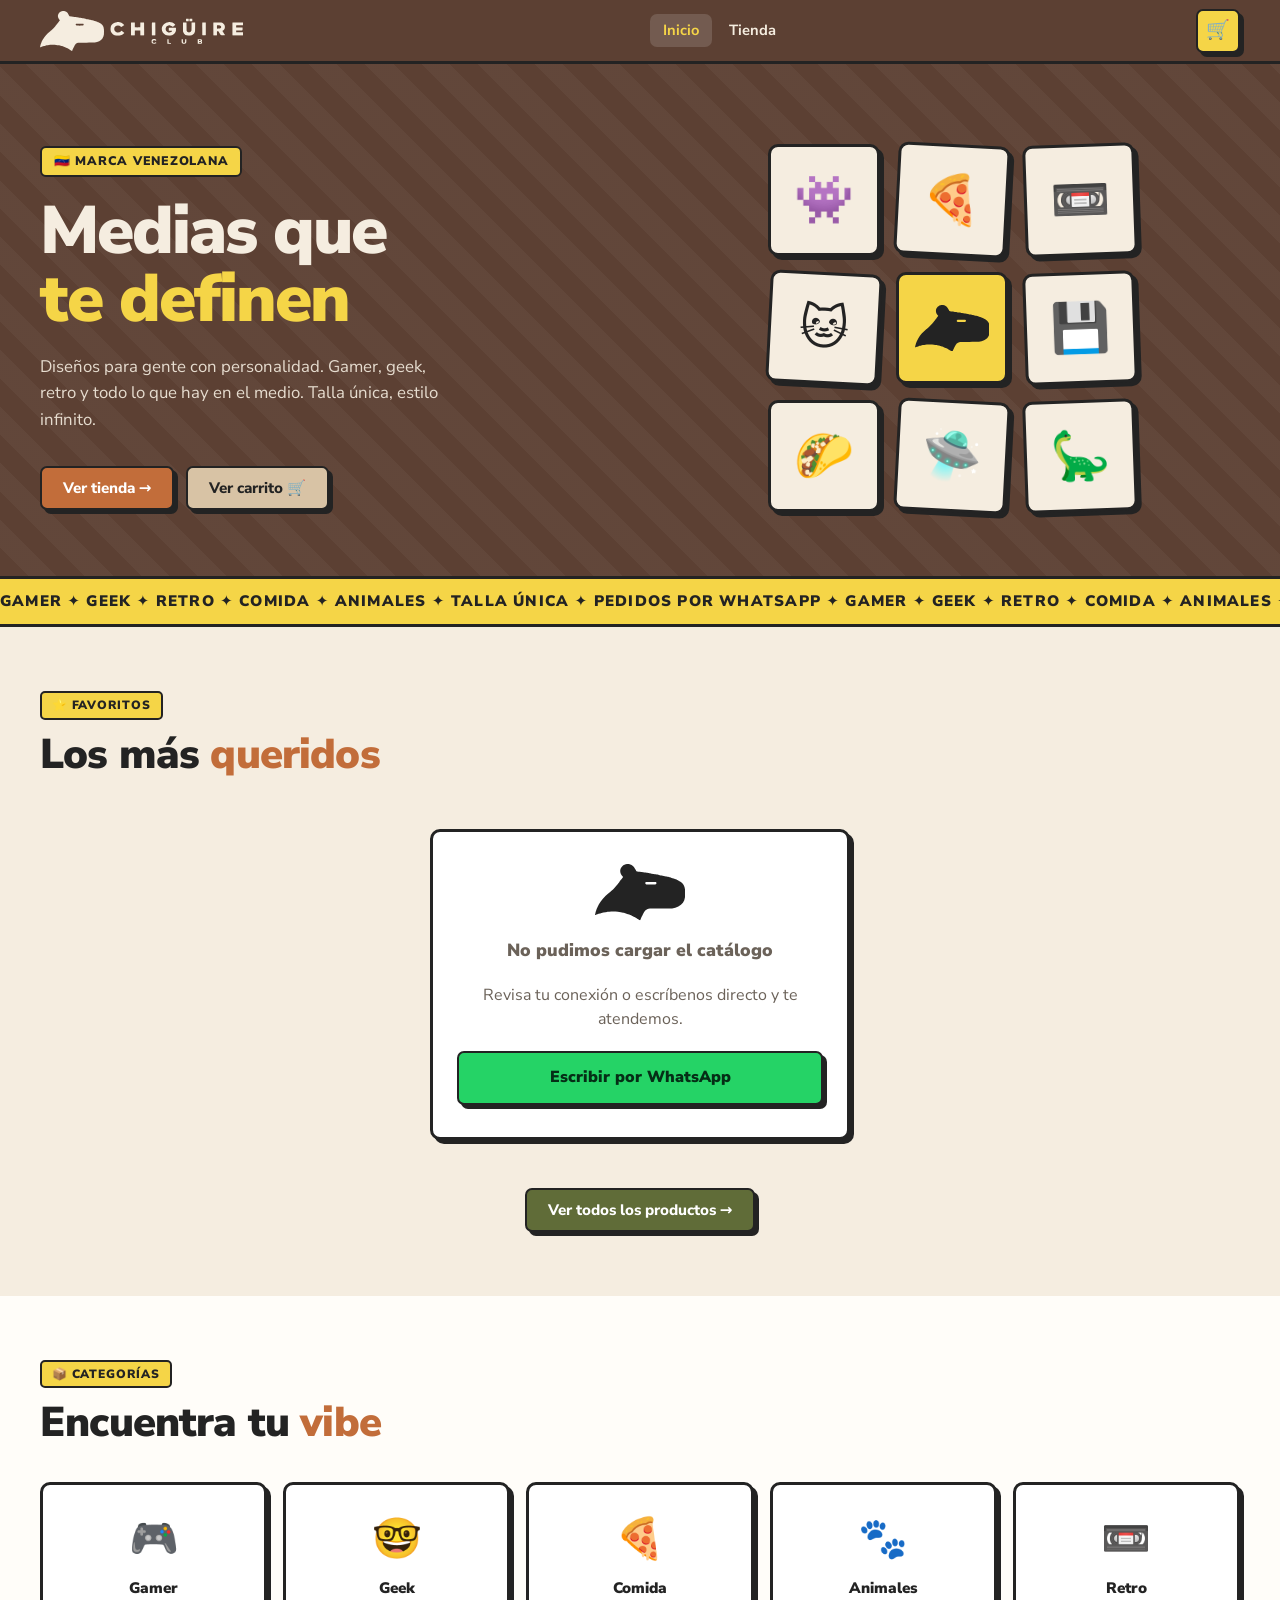
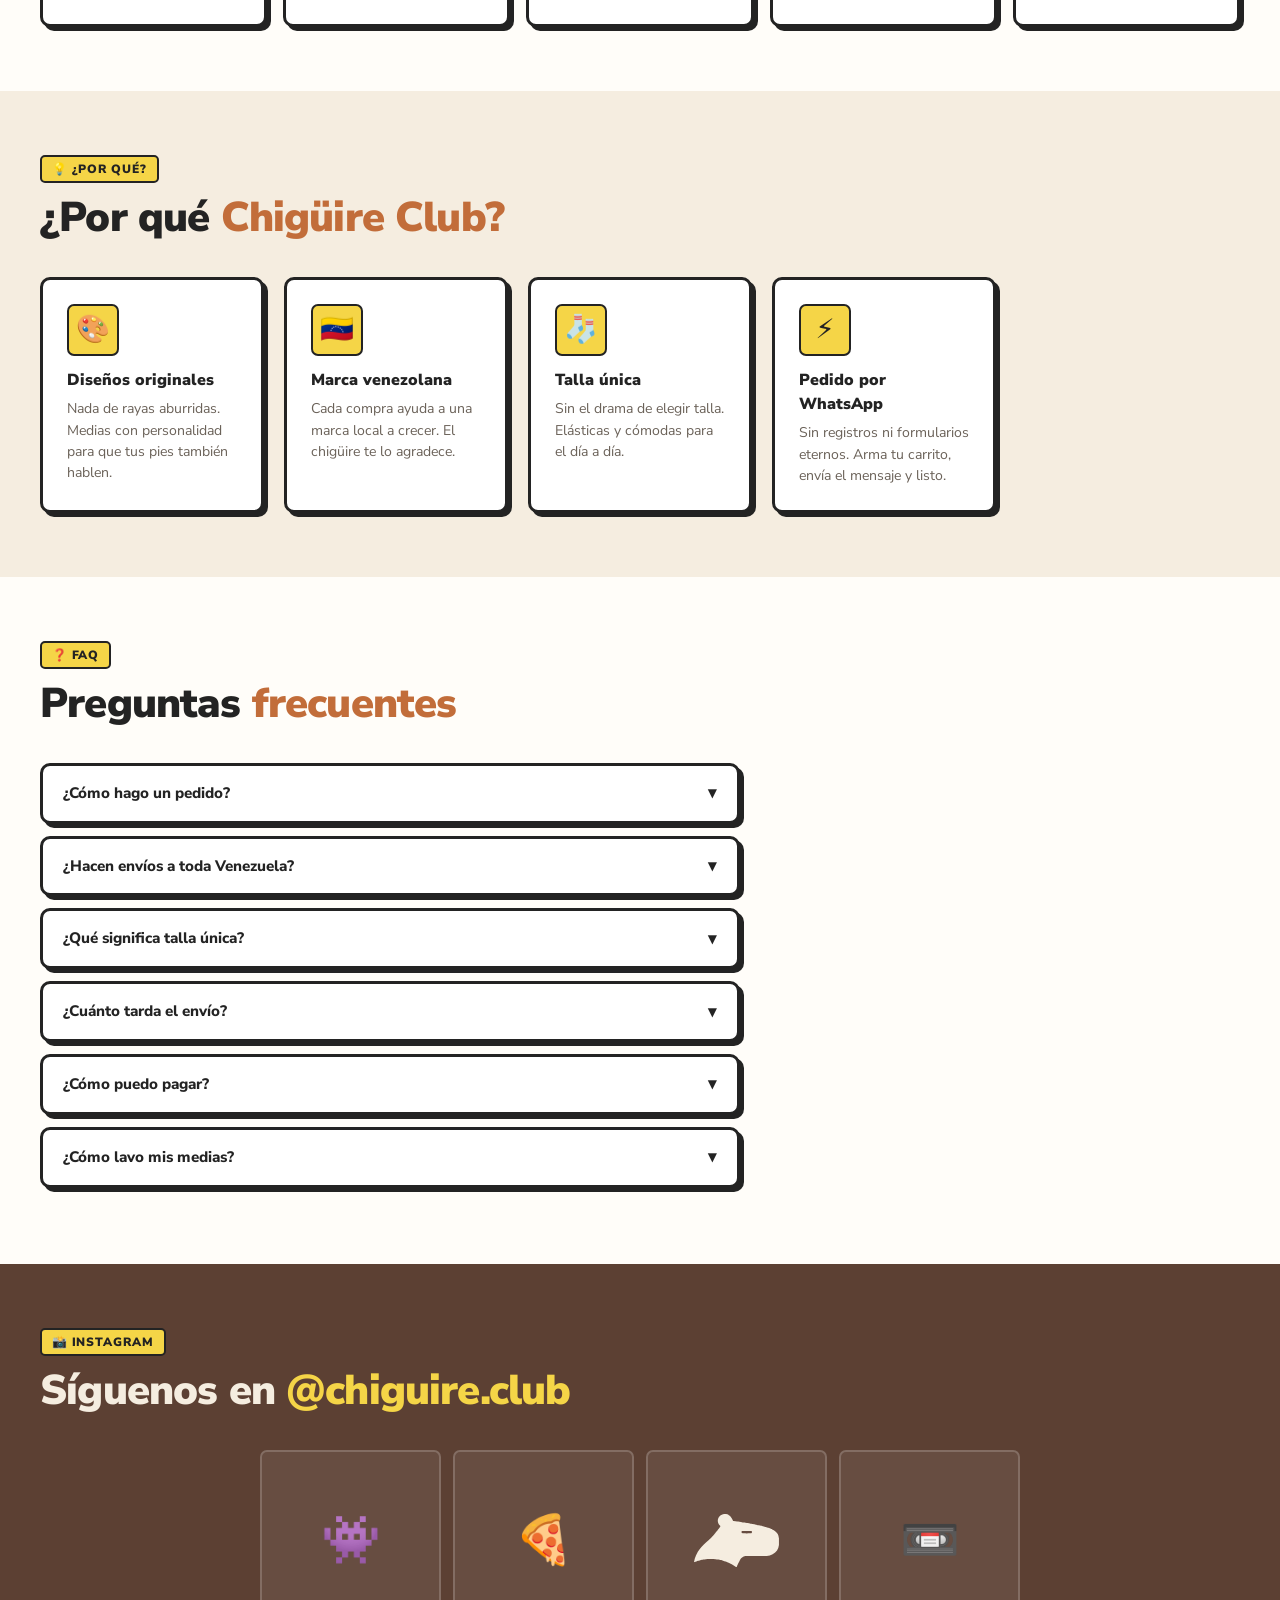
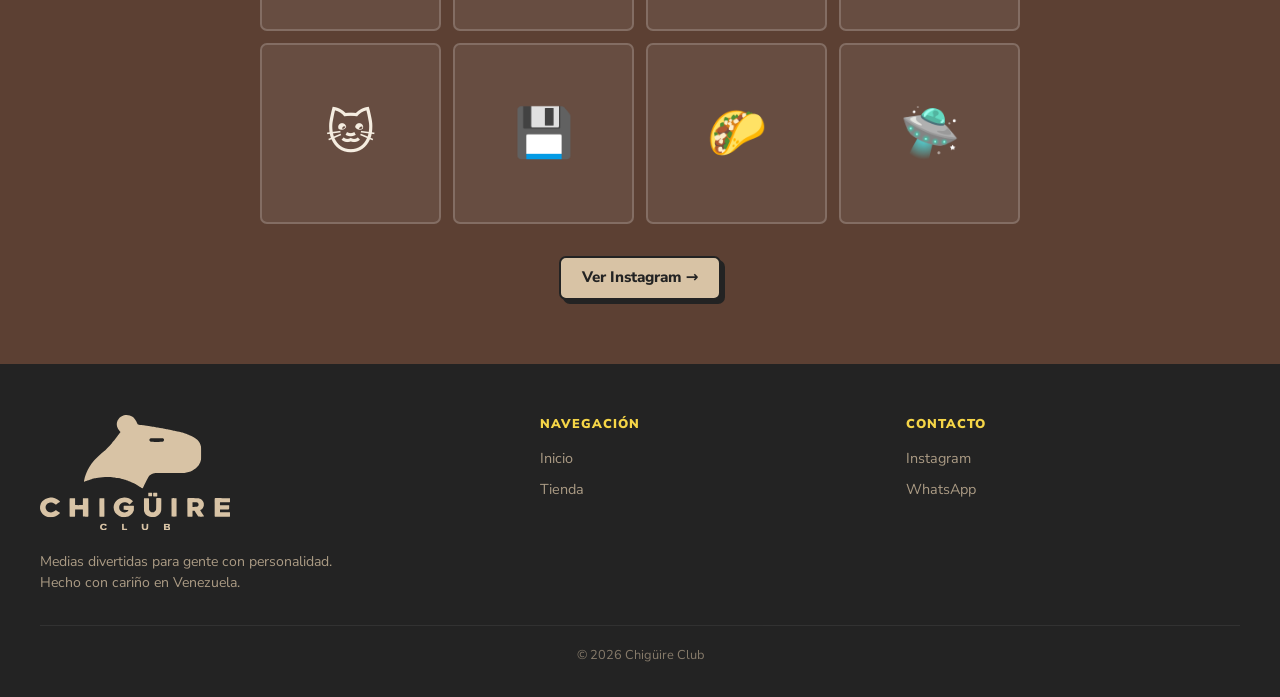
<file: index.html>
<!DOCTYPE html>
<html lang="es">
<head>
  <meta charset="UTF-8" />
  <meta name="viewport" content="width=device-width, initial-scale=1.0" />
  <title>Chigüire Club — Medias que te definen</title>
  <meta name="description" content="Medias divertidas para gente con personalidad: gamer, geek, retro, comida y animales. Pide fácil por WhatsApp." />
  <meta name="theme-color" content="#5C4033" />

  <!-- Vista previa al compartir el link en Instagram / WhatsApp.
       og:image necesita la URL COMPLETA de tu sitio (ver GUIA.md, paso 6). -->
  <meta property="og:title" content="Chigüire Club — Medias que te definen" />
  <meta property="og:description" content="Medias gamer, geek y retro. Pide por WhatsApp en segundos." />
  <meta property="og:type" content="website" />
  <meta property="og:image" content="https://TU-USUARIO.github.io/chiguire-club/images/og.jpg" />

  <link rel="icon" type="image/svg+xml" href="favicon.svg" />
  <link rel="apple-touch-icon" href="apple-touch-icon.png" />
  <link rel="preconnect" href="https://fonts.googleapis.com" />
  <link rel="preconnect" href="https://fonts.gstatic.com" crossorigin />
  <link rel="stylesheet" href="https://fonts.googleapis.com/css2?family=Nunito+Sans:wght@400;500;700;800;900&display=swap" />

  <!-- TEMA: cambia el href para elegir el diseño definitivo
       css/styles.css               → Original (cálido, marrón)
       css/styles-neobrutalism.css  → Web neobrutalism (estilo neobrutalism.dev) -->
  <link rel="stylesheet" href="css/styles.css" id="themeCss" />
  <script>
    // Para comparar sin editar nada: agrega ?tema=neo u ?tema=original a la URL
    (function () {
      var files = { neo: "css/styles-neobrutalism.css", original: "css/styles.css" };
      var t = new URLSearchParams(location.search).get("tema");
      if (files[t]) document.getElementById("themeCss").href = files[t];
    })();
  </script>
</head>
<body>

  <div class="demo-banner" id="demoBanner" hidden>
    Modo demo: conecta Supabase en <code>js/config.js</code> para usar tu catálogo real.
  </div>

  <!-- ===================== NAVEGACIÓN ===================== -->
  <nav class="nav" aria-label="Navegación principal">
    <div class="nav-inner">
      <a href="./" class="nav-logo" data-page="home" data-logo="lockup" aria-label="Chigüire Club, inicio"></a>

      <ul class="nav-links">
        <li><a href="./" data-page="home">Inicio</a></li>
        <li><a href="#shop" data-page="shop">Tienda</a></li>
      </ul>

      <div class="nav-actions">
        <button class="cart-btn" id="cartToggleBtn" type="button" aria-label="Abrir carrito">
          <span aria-hidden="true">🛒</span>
          <span class="cart-badge" hidden>0</span>
        </button>
        <button class="nav-menu-btn" id="menuToggleBtn" type="button" aria-label="Menú" aria-expanded="false" aria-controls="mobileNav">☰</button>
      </div>
    </div>
  </nav>

  <div class="mobile-nav" id="mobileNav">
    <a href="./" data-page="home">🏠 Inicio</a>
    <a href="#shop" data-page="shop">🧦 Tienda</a>
  </div>

  <!-- ===================== INICIO ===================== -->
  <main id="page-home" class="page active">

    <section class="hero">
      <div class="hero-inner">
        <div class="hero-content">
          <div class="hero-label">🇻🇪 Marca venezolana</div>
          <h1 class="hero-title">Medias que<br><em>te definen</em></h1>
          <p class="hero-subtitle">
            Diseños para gente con personalidad. Gamer, geek, retro y todo lo que hay en el medio. Talla única, estilo infinito.
          </p>
          <div class="hero-actions">
            <a href="#shop" class="btn-primary" data-page="shop">Ver tienda →</a>
            <button class="btn-secondary" id="heroCartBtn" type="button">Ver carrito 🛒</button>
          </div>
        </div>
        <div class="hero-visual">
          <div class="hero-grid" id="heroEmojiGrid" aria-hidden="true"></div>
        </div>
      </div>
    </section>

    <div class="marquee" aria-hidden="true">
      <div class="marquee-track">
        <span>GAMER ✦ GEEK ✦ RETRO ✦ COMIDA ✦ ANIMALES ✦ TALLA ÚNICA ✦ PEDIDOS POR WHATSAPP ✦&nbsp;</span>
        <span>GAMER ✦ GEEK ✦ RETRO ✦ COMIDA ✦ ANIMALES ✦ TALLA ÚNICA ✦ PEDIDOS POR WHATSAPP ✦&nbsp;</span>
      </div>
    </div>

    <section class="section section-featured">
      <div class="section-inner">
        <div class="section-header">
          <div class="eyebrow">⭐ Favoritos</div>
          <h2 class="section-title">Los más <span>queridos</span></h2>
        </div>
        <div class="products-grid" id="featuredGrid"></div>
        <div class="section-cta">
          <a href="#shop" class="btn-olive" data-page="shop">Ver todos los productos →</a>
        </div>
      </div>
    </section>

    <section class="section">
      <div class="section-inner">
        <div class="section-header">
          <div class="eyebrow">📦 Categorías</div>
          <h2 class="section-title">Encuentra tu <span>vibe</span></h2>
        </div>
        <div class="categories-grid" id="categoriesGrid"></div>
      </div>
    </section>

    <section class="section section-alt">
      <div class="section-inner">
        <div class="section-header">
          <div class="eyebrow">💡 ¿Por qué?</div>
          <h2 class="section-title">¿Por qué <span>Chigüire Club?</span></h2>
        </div>
        <div class="why-grid">
          <div class="why-card">
            <div class="why-icon">🎨</div>
            <h3 class="why-title">Diseños originales</h3>
            <p class="why-text">Nada de rayas aburridas. Medias con personalidad para que tus pies también hablen.</p>
          </div>
          <div class="why-card">
            <div class="why-icon">🇻🇪</div>
            <h3 class="why-title">Marca venezolana</h3>
            <p class="why-text">Cada compra ayuda a una marca local a crecer. El chigüire te lo agradece.</p>
          </div>
          <div class="why-card">
            <div class="why-icon">🧦</div>
            <h3 class="why-title">Talla única</h3>
            <p class="why-text">Sin el drama de elegir talla. Elásticas y cómodas para el día a día.</p>
          </div>
          <div class="why-card">
            <div class="why-icon">⚡</div>
            <h3 class="why-title">Pedido por WhatsApp</h3>
            <p class="why-text">Sin registros ni formularios eternos. Arma tu carrito, envía el mensaje y listo.</p>
          </div>
        </div>
      </div>
    </section>

    <section class="section">
      <div class="section-inner">
        <div class="section-header">
          <div class="eyebrow">❓ FAQ</div>
          <h2 class="section-title">Preguntas <span>frecuentes</span></h2>
        </div>
        <div class="faq-list" id="faqList"></div>
      </div>
    </section>

    <section class="section instagram-section">
      <div class="section-inner">
        <div class="section-header">
          <div class="eyebrow">📸 Instagram</div>
          <h2 class="section-title">Síguenos en <span data-instagram-handle>@chiguire.club</span></h2>
        </div>
        <!-- Placeholder: reemplazar por fotos reales del feed -->
        <div class="instagram-grid" aria-hidden="true">
          <div class="ig-tile">👾</div>
          <div class="ig-tile">🍕</div>
          <div class="ig-tile" data-logo="icon"></div>
          <div class="ig-tile">📼</div>
          <div class="ig-tile">🐱</div>
          <div class="ig-tile">💾</div>
          <div class="ig-tile">🌮</div>
          <div class="ig-tile">🛸</div>
        </div>
        <div class="section-cta">
          <a href="https://instagram.com/chiguire.club" data-instagram-link target="_blank" rel="noopener" class="btn-secondary">Ver Instagram →</a>
        </div>
      </div>
    </section>
  </main>

  <!-- ===================== TIENDA ===================== -->
  <main id="page-shop" class="page">
    <div class="shop-toolbar">
      <div class="shop-toolbar-inner">
        <div class="search-sort-row">
          <input type="search" class="search-input" id="searchInput" placeholder="🔍 Buscar medias..." aria-label="Buscar productos" autocomplete="off" />
          <select class="sort-select" id="sortSelect" aria-label="Ordenar por">
            <option value="default">Ordenar</option>
            <option value="name-asc">Nombre A→Z</option>
            <option value="name-desc">Nombre Z→A</option>
            <option value="price-asc">Precio: menor a mayor</option>
            <option value="price-desc">Precio: mayor a menor</option>
          </select>
        </div>
        <div class="filter-bar" id="filterBar"></div>
        <div class="products-count" id="productsCount" aria-live="polite"></div>
      </div>
    </div>

    <section class="section section--tight">
      <div class="section-inner">
        <div class="products-grid" id="shopGrid"></div>
        <div id="shopEmpty" class="shop-empty" hidden>
          <div class="shop-empty-icon">🔍</div>
          <p class="shop-empty-title">No encontramos medias con esa búsqueda.</p>
          <button class="btn-secondary" id="shopResetBtn" type="button">Ver todas</button>
        </div>
      </div>
    </section>
  </main>

  <!-- ===================== ADMIN (#admin) ===================== -->
  <main id="page-admin" class="page">
    <div class="admin-header">
      <div class="admin-header-inner">
        <h1>Panel Admin</h1>
        <p class="admin-subtitle">Catálogo y pedidos de Chigüire Club</p>
      </div>
    </div>
    <div class="admin-section" id="adminRoot"></div>
  </main>

  <!-- ===================== FOOTER ===================== -->
  <footer class="footer">
    <div class="footer-inner">
      <div class="footer-brand">
        <div class="footer-logo" data-logo="stacked"></div>
        <p class="footer-tagline">Medias divertidas para gente con personalidad. Hecho con cariño en Venezuela.</p>
      </div>
      <div>
        <div class="footer-heading">Navegación</div>
        <ul class="footer-links">
          <li><a href="./" data-page="home">Inicio</a></li>
          <li><a href="#shop" data-page="shop">Tienda</a></li>
        </ul>
      </div>
      <div>
        <div class="footer-heading">Contacto</div>
        <ul class="footer-links">
          <li><a href="https://instagram.com/chiguire.club" data-instagram-link target="_blank" rel="noopener">Instagram</a></li>
          <li><a href="https://wa.me/" data-whatsapp-link target="_blank" rel="noopener">WhatsApp</a></li>
        </ul>
      </div>
    </div>
    <div class="footer-bottom">© 2026 Chigüire Club</div>
  </footer>

  <!-- ===================== CARRITO ===================== -->
  <div class="cart-overlay" id="cartOverlay"></div>
  <aside class="cart-panel" id="cartPanel" aria-label="Carrito de compras" aria-hidden="true">
    <div class="cart-header">
      <span class="cart-title">🛒 Tu carrito</span>
      <button class="cart-close" id="cartCloseBtn" type="button" aria-label="Cerrar carrito">✕</button>
    </div>
    <div class="cart-items" id="cartItems"></div>
    <div class="cart-footer" id="cartFooter" hidden>
      <div class="cart-total">
        <span class="cart-total-label">Total</span>
        <span class="cart-total-amount" id="cartTotalAmount">$0</span>
      </div>
      <button class="btn-whatsapp" id="whatsappBtn" type="button">
        <svg width="22" height="22" viewBox="0 0 24 24" fill="currentColor" aria-hidden="true"><path d="M17.472 14.382c-.297-.149-1.758-.867-2.03-.967-.273-.099-.471-.148-.67.15-.197.297-.767.966-.94 1.164-.173.199-.347.223-.644.075-.297-.15-1.255-.463-2.39-1.475-.883-.788-1.48-1.761-1.653-2.059-.173-.297-.018-.458.13-.606.134-.133.298-.347.446-.52.149-.174.198-.298.298-.497.099-.198.05-.371-.025-.52-.075-.149-.669-1.612-.916-2.207-.242-.579-.487-.5-.669-.51-.173-.008-.371-.01-.57-.01-.198 0-.52.074-.792.372-.272.297-1.04 1.016-1.04 2.479 0 1.462 1.065 2.875 1.213 3.074.149.198 2.096 3.2 5.077 4.487.709.306 1.262.489 1.694.625.712.227 1.36.195 1.871.118.571-.085 1.758-.719 2.006-1.413.248-.694.248-1.289.173-1.413-.074-.124-.272-.198-.57-.347m-5.421 7.403h-.004a9.87 9.87 0 01-5.031-1.378l-.361-.214-3.741.982.998-3.648-.235-.374a9.86 9.86 0 01-1.51-5.26c.001-5.45 4.436-9.884 9.888-9.884 2.64 0 5.122 1.03 6.988 2.898a9.825 9.825 0 012.893 6.994c-.003 5.45-4.437 9.884-9.885 9.884m8.413-18.297A11.815 11.815 0 0012.05 0C5.495 0 .16 5.335.157 11.892c0 2.096.547 4.142 1.588 5.945L.057 24l6.305-1.654a11.882 11.882 0 005.683 1.448h.005c6.554 0 11.89-5.335 11.893-11.893a11.821 11.821 0 00-3.48-8.413Z"/></svg>
        Enviar pedido por WhatsApp
      </button>
      <p class="cart-note">Se abre WhatsApp con tu pedido listo. Ahí coordinamos pago y envío.</p>
    </div>
  </aside>

  <script src="js/config.js"></script>
  <script src="js/brand.js"></script>
  <script src="js/supabase.js"></script>
  <script src="js/data.js"></script>
  <script src="js/home.js"></script>
  <script src="js/shop.js"></script>
  <script src="js/admin.js"></script>
  <script src="js/app.js"></script>
</body>
</html>
</file>
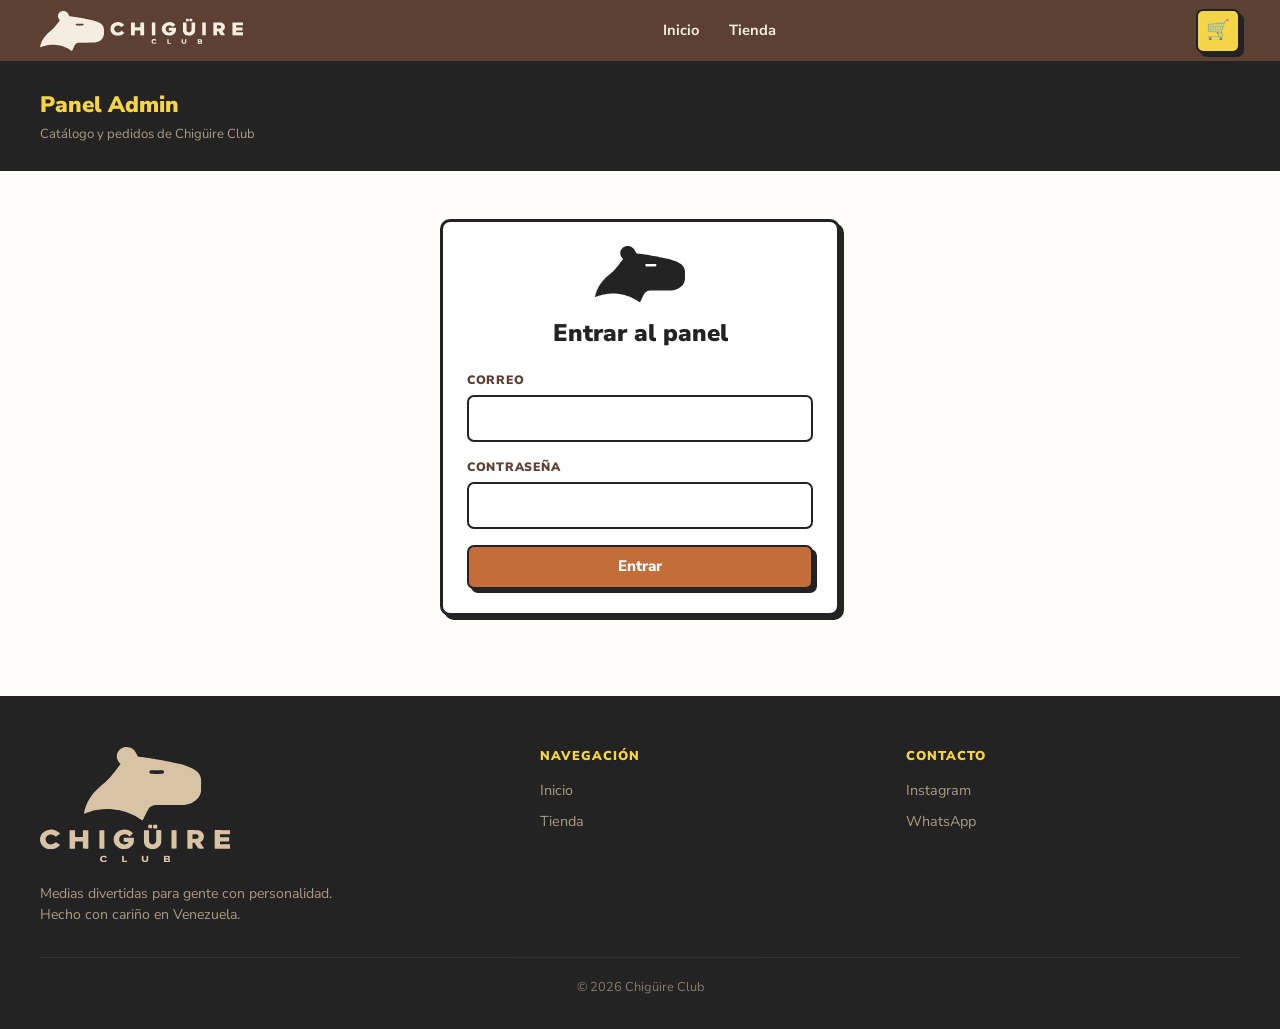
<file: admin/index.html>
<!DOCTYPE html>
<html lang="es">
<head>
  <meta charset="UTF-8" />
  <meta name="robots" content="noindex" />
  <title>Admin — Chigüire Club</title>
  <meta http-equiv="refresh" content="0; url=../#admin" />
  <script>location.replace("../#admin");</script>
</head>
<body><a href="../#admin">Ir al panel admin</a></body>
</html>
</file>
<file: css/styles.css>
/* ==========================================================
   CHIGÜIRE CLUB — TEMA ORIGINAL (neobrutalismo cálido)
   Todo el diseño sale de las variables de :root.
   ========================================================== */

:root {
  /* Paleta de marca */
  --brown: #5C4033;
  --brown-light: #A47148;
  --cream: #D8C3A5;
  --cream-light: #F5EDE0;
  --dark: #232323;
  --olive: #606C38;
  --terracotta: #C26D3A;
  --yellow: #F5D547;
  --white: #FFFDF9;

  /* Roles */
  --bg: var(--white);
  --surface: #FFFFFF;
  --surface-alt: var(--cream-light);
  --media-bg: var(--cream);
  --text: var(--dark);
  --muted: #6B6259;
  --line: var(--dark);
  --primary: var(--terracotta);
  --primary-fg: #FFFFFF;
  --secondary: var(--cream);
  --secondary-fg: var(--dark);
  --accent: var(--yellow);
  --price: var(--terracotta);

  --nav-bg: var(--brown);
  --nav-fg: var(--cream-light);
  --nav-logo: var(--cream-light);
  --hero-bg: var(--brown);
  --hero-fg: var(--cream-light);
  --hero-accent: var(--yellow);
  --hero-pattern: repeating-linear-gradient(45deg, transparent 0 20px, rgba(255, 255, 255, 0.035) 20px 40px);
  --page-pattern: none;
  --footer-bg: var(--dark);
  --footer-fg: var(--cream);
  --footer-logo: var(--cream);

  /* Forma */
  --bw: 2.5px;
  --bw-thick: 3px;
  --radius: 10px;
  --radius-sm: 7px;
  --radius-lg: 14px;
  --sx: 4px;
  --sy: 4px;
  --shadow: var(--sx) var(--sy) 0 var(--line);
  --shadow-sm: 2px 2px 0 var(--line);
  --shadow-lg: 7px 7px 0 var(--line);

  /* Interacción: al pasar el mouse los elementos "flotan" */
  --hover-move: translate(-2px, -2px);
  --hover-shadow: 6px 6px 0 var(--line);
  --press-move: translate(var(--sx), var(--sy));
  --card-hover-move: translate(-3px, -3px);
  --card-hover-shadow: var(--shadow-lg);

  /* Tipografía */
  --font: 'Nunito Sans', system-ui, -apple-system, 'Segoe UI', Roboto, sans-serif;
  --fw-body: 400;
  --fw-strong: 700;
  --fw-button: 800;
  --fw-heading: 900;

  --nav-h: 64px;
  --maxw: 1200px;
}

/* ---------- Base ---------- */

*, *::before, *::after { box-sizing: border-box; margin: 0; padding: 0; }
html { scroll-behavior: smooth; -webkit-text-size-adjust: 100%; }

body {
  font-family: var(--font);
  font-weight: var(--fw-body);
  background-color: var(--bg);
  background-image: var(--page-pattern);
  background-size: 70px 70px;
  color: var(--text);
  line-height: 1.5;
  -webkit-font-smoothing: antialiased;
}

body.no-scroll { overflow: hidden; }
img, svg { display: block; max-width: 100%; }
a { color: inherit; text-decoration: none; }
button, input, select, textarea { font: inherit; color: inherit; }
button { cursor: pointer; background: none; border: none; }
ul { list-style: none; }
code { font-family: ui-monospace, Menlo, Consolas, monospace; font-size: 0.9em; background: var(--surface-alt); padding: 0.05em 0.35em; border-radius: 4px; }

[hidden] { display: none !important; }
:focus-visible { outline: 3px solid var(--primary); outline-offset: 2px; }

.capy-svg { width: 100%; height: auto; }

/* ---------- Botones ---------- */

.btn-primary,
.btn-secondary,
.btn-olive,
.btn-whatsapp,
.btn-add-cart {
  display: inline-flex;
  align-items: center;
  justify-content: center;
  gap: 0.45rem;
  min-height: 44px;
  padding: 0.65rem 1.3rem;
  border: var(--bw) solid var(--line);
  border-radius: var(--radius-sm);
  box-shadow: var(--shadow);
  font-weight: var(--fw-button);
  font-size: 0.95rem;
  line-height: 1.1;
  text-align: center;
  text-decoration: none;
  cursor: pointer;
  transition: transform 0.12s ease, box-shadow 0.12s ease, background-color 0.12s;
}

.btn-primary { background: var(--primary); color: var(--primary-fg); }
.btn-secondary { background: var(--secondary); color: var(--secondary-fg); }
.btn-olive { background: var(--olive); color: #FFFFFF; }
.btn-whatsapp { background: #25D366; color: #052E16; width: 100%; min-height: 54px; padding-inline: 1rem; font-size: 1rem; font-weight: var(--fw-heading); }
.btn-add-cart { background: var(--brown); color: var(--cream-light); min-height: 38px; padding: 0.45rem 0.9rem; font-size: 0.82rem; }
.btn-block { width: 100%; }

@media (hover: hover) {
  .btn-primary:hover, .btn-secondary:hover, .btn-olive:hover, .btn-whatsapp:hover, .btn-add-cart:hover,
  .cart-btn:hover, .category-card:hover {
    transform: var(--hover-move);
    box-shadow: var(--hover-shadow);
  }
}

.btn-primary:active, .btn-secondary:active, .btn-olive:active, .btn-whatsapp:active, .btn-add-cart:active,
.cart-btn:active, .category-card:active {
  transform: var(--press-move);
  box-shadow: none;
}

button:disabled { opacity: 0.6; cursor: wait; }

.btn--pop { animation: pop 0.3s ease; }
@keyframes pop { 50% { transform: scale(0.9); } }

.btn-sm {
  display: inline-flex;
  align-items: center;
  gap: 0.3rem;
  padding: 0.35rem 0.7rem;
  font-size: 0.78rem;
  font-weight: var(--fw-button);
  background: var(--surface);
  border: 2px solid var(--line);
  border-radius: var(--radius-sm);
  box-shadow: var(--shadow-sm);
  cursor: pointer;
  transition: transform 0.1s, box-shadow 0.1s;
}
.btn-sm:active { transform: translate(2px, 2px); box-shadow: none; }
.btn-edit { background: var(--accent); }
.btn-delete { background: var(--primary); color: var(--primary-fg); }

/* ---------- Etiquetas ---------- */

.tag {
  position: absolute;
  top: 8px;
  left: 8px;
  background: var(--accent);
  color: var(--dark);
  border: 2px solid var(--line);
  border-radius: 5px;
  padding: 0.12rem 0.5rem;
  font-size: 0.68rem;
  font-weight: var(--fw-heading);
  text-transform: uppercase;
  letter-spacing: 0.05em;
}
.tag--static { position: static; display: inline-block; align-self: flex-start; }

.eyebrow {
  display: inline-block;
  background: var(--accent);
  color: var(--dark);
  border: var(--bw) solid var(--line);
  border-radius: 5px;
  padding: 0.2rem 0.6rem;
  margin-bottom: 0.75rem;
  font-size: 0.75rem;
  font-weight: var(--fw-heading);
  text-transform: uppercase;
  letter-spacing: 0.08em;
}

/* ---------- Banner modo demo ---------- */

.demo-banner {
  background: var(--accent);
  border-bottom: var(--bw) solid var(--line);
  padding: 0.45rem 1rem;
  font-size: 0.8rem;
  font-weight: var(--fw-strong);
  text-align: center;
}

/* ---------- Navegación ---------- */

.nav {
  position: sticky;
  top: 0;
  z-index: 100;
  height: var(--nav-h);
  display: flex;
  align-items: center;
  padding: 0 1.25rem;
  background: var(--nav-bg);
  color: var(--nav-fg);
  border-bottom: var(--bw-thick) solid var(--line);
}

.nav-inner {
  width: 100%;
  max-width: var(--maxw);
  margin: 0 auto;
  display: flex;
  align-items: center;
  justify-content: space-between;
  gap: 1rem;
}

.nav-logo { color: var(--nav-logo); display: block; flex-shrink: 0; }
.nav-logo .logo-lockup { height: 40px; width: auto; }

.nav-links { display: flex; gap: 0.25rem; }
.nav-links a {
  padding: 0.4rem 0.8rem;
  border-radius: var(--radius-sm);
  font-weight: var(--fw-strong);
  font-size: 0.92rem;
  transition: background 0.15s, color 0.15s;
}
.nav-links a:hover { background: rgba(255, 255, 255, 0.14); }
.nav-links a.active { background: rgba(255, 255, 255, 0.14); color: var(--hero-accent); }

.nav-actions { display: flex; align-items: center; gap: 0.5rem; }

.cart-btn {
  position: relative;
  width: 44px;
  height: 44px;
  display: flex;
  align-items: center;
  justify-content: center;
  font-size: 1.2rem;
  background: var(--accent);
  border: var(--bw) solid var(--line);
  border-radius: var(--radius-sm);
  box-shadow: var(--shadow);
  transition: transform 0.12s, box-shadow 0.12s;
}

.cart-badge {
  position: absolute;
  top: -9px;
  right: -9px;
  min-width: 22px;
  height: 22px;
  padding: 0 4px;
  display: flex;
  align-items: center;
  justify-content: center;
  background: var(--primary);
  color: var(--primary-fg);
  border: 2px solid var(--line);
  border-radius: 999px;
  font-size: 0.7rem;
  font-weight: var(--fw-heading);
}

.nav-menu-btn { display: none; color: var(--nav-fg); font-size: 1.5rem; width: 40px; height: 40px; }

.mobile-nav {
  position: fixed;
  top: var(--nav-h);
  left: 0;
  right: 0;
  z-index: 99;
  display: flex;
  flex-direction: column;
  gap: 0.25rem;
  padding: 1rem;
  background: var(--nav-bg);
  border-bottom: var(--bw-thick) solid var(--line);
  transform: translateY(-120%);
  visibility: hidden;
  transition: transform 0.25s ease, visibility 0.25s;
}
.mobile-nav.open { transform: translateY(0); visibility: visible; }
.mobile-nav a {
  color: var(--nav-fg);
  font-weight: var(--fw-button);
  font-size: 1rem;
  padding: 0.7rem 1rem;
  border-radius: var(--radius-sm);
}
.mobile-nav a:hover, .mobile-nav a.active { background: rgba(255, 255, 255, 0.12); }

/* ---------- Páginas ---------- */

.page { display: none; }
.page.active { display: block; }

/* ---------- Hero ---------- */

.hero {
  position: relative;
  overflow: hidden;
  padding: 5rem 1.25rem 4rem;
  background: var(--hero-bg);
  background-image: var(--hero-pattern);
  color: var(--hero-fg);
  border-bottom: var(--bw-thick) solid var(--line);
}

.hero-inner {
  max-width: var(--maxw);
  margin: 0 auto;
  display: grid;
  grid-template-columns: 1fr 1fr;
  gap: 3rem;
  align-items: center;
}

.hero-label {
  display: inline-flex;
  align-items: center;
  gap: 0.4rem;
  margin-bottom: 1.25rem;
  padding: 0.25rem 0.75rem;
  background: var(--accent);
  color: var(--dark);
  border: var(--bw) solid var(--line);
  border-radius: 6px;
  font-size: 0.78rem;
  font-weight: var(--fw-heading);
  text-transform: uppercase;
  letter-spacing: 0.06em;
}

.hero-title {
  margin-bottom: 1.25rem;
  font-size: clamp(2.4rem, 6vw, 4.2rem);
  font-weight: var(--fw-heading);
  line-height: 1.02;
  letter-spacing: -0.03em;
}
.hero-title em { font-style: normal; color: var(--hero-accent); }

.hero-subtitle {
  max-width: 400px;
  margin-bottom: 2rem;
  font-size: 1.05rem;
  line-height: 1.6;
  opacity: 0.9;
}

.hero-actions { display: flex; flex-wrap: wrap; gap: 0.75rem; }
.hero-visual { display: flex; justify-content: center; }

.hero-grid { display: grid; grid-template-columns: repeat(3, 112px); gap: 1rem; }

.hero-tile {
  aspect-ratio: 1;
  display: flex;
  align-items: center;
  justify-content: center;
  font-size: 3rem;
  background: var(--surface-alt);
  color: var(--dark);
  border: var(--bw-thick) solid var(--line);
  border-radius: var(--radius);
  box-shadow: var(--shadow);
  transition: transform 0.2s;
}
.hero-tile:nth-child(even) { transform: rotate(3deg); }
.hero-tile:nth-child(3n) { transform: rotate(-2deg); }
.hero-tile:hover { transform: rotate(0) scale(1.07); }
.hero-tile--capy { background: var(--accent); padding: 14%; }

/* ---------- Franja animada ---------- */

.marquee {
  overflow: hidden;
  background: var(--accent);
  color: var(--dark);
  border-bottom: var(--bw-thick) solid var(--line);
  padding: 0.7rem 0;
  font-weight: var(--fw-heading);
  font-size: 0.95rem;
  letter-spacing: 0.08em;
  white-space: nowrap;
}
.marquee-track { display: flex; width: max-content; animation: marquee 28s linear infinite; }
@keyframes marquee { to { transform: translateX(-50%); } }

/* ---------- Secciones ---------- */

.section { padding: 4rem 1.25rem; }
.section--tight { padding-top: 2rem; }
.section-alt, .section-featured { background: var(--surface-alt); }
.section-inner { max-width: var(--maxw); margin: 0 auto; }
.section-header { margin-bottom: 2.25rem; }
.section-title {
  font-size: clamp(1.8rem, 4vw, 2.6rem);
  font-weight: var(--fw-heading);
  line-height: 1.1;
  letter-spacing: -0.02em;
}
.section-title span { color: var(--primary); }
.section-cta { margin-top: 2rem; text-align: center; }

/* ---------- Productos ---------- */

.products-grid {
  display: grid;
  grid-template-columns: repeat(auto-fill, minmax(220px, 1fr));
  gap: 1.25rem;
}

.product-card {
  display: flex;
  flex-direction: column;
  overflow: hidden;
  background: var(--surface);
  border: var(--bw-thick) solid var(--line);
  border-radius: var(--radius);
  box-shadow: var(--shadow);
  transition: transform 0.15s, box-shadow 0.15s;
}

@media (hover: hover) {
  .product-card:hover { transform: var(--card-hover-move); box-shadow: var(--card-hover-shadow); }
}

.product-media {
  position: relative;
  display: flex;
  align-items: center;
  justify-content: center;
  width: 100%;
  aspect-ratio: 1;
  overflow: hidden;
  background: var(--media-bg);
  border-bottom: var(--bw) solid var(--line);
  cursor: zoom-in;
}
.product-media img { width: 100%; height: 100%; object-fit: cover; transition: transform 0.3s; }
.product-media .product-emoji { font-size: 5rem; line-height: 1; transition: transform 0.3s; }
.product-media .capy-svg { width: 62%; color: var(--dark); transition: transform 0.3s; }
.product-card:hover .product-media > :first-child { transform: scale(1.06) rotate(-2deg); }

.product-info { display: flex; flex-direction: column; gap: 0.2rem; flex: 1; padding: 0.9rem; }
.product-name { font-weight: var(--fw-heading); font-size: 1rem; line-height: 1.2; }
.product-size { font-size: 0.75rem; font-weight: var(--fw-strong); color: var(--brown-light); }
.product-footer {
  display: flex;
  flex-wrap: wrap;
  align-items: center;
  justify-content: space-between;
  gap: 0.5rem;
  margin-top: auto;
  padding-top: 0.5rem;
}
.product-price { font-size: 1.2rem; font-weight: var(--fw-heading); color: var(--price); }

/* ---------- Categorías ---------- */

.categories-grid { display: grid; grid-template-columns: repeat(auto-fit, minmax(150px, 1fr)); gap: 1rem; }

.category-card {
  display: block;
  width: 100%;
  padding: 1.5rem 1rem;
  text-align: center;
  background: var(--surface);
  border: var(--bw-thick) solid var(--line);
  border-radius: var(--radius);
  box-shadow: var(--shadow);
  transition: transform 0.15s, box-shadow 0.15s;
}
.category-card-icon { display: block; font-size: 2.5rem; margin-bottom: 0.5rem; }
.category-card-name { display: block; font-weight: var(--fw-heading); font-size: 0.95rem; }

/* ---------- Por qué ---------- */

.why-grid { display: grid; grid-template-columns: repeat(auto-fill, minmax(220px, 1fr)); gap: 1.25rem; }
.why-card {
  padding: 1.5rem;
  background: var(--surface);
  border: var(--bw-thick) solid var(--line);
  border-radius: var(--radius);
  box-shadow: var(--shadow);
}
.why-icon {
  width: 52px;
  height: 52px;
  display: flex;
  align-items: center;
  justify-content: center;
  margin-bottom: 0.75rem;
  font-size: 1.7rem;
  background: var(--accent);
  border: var(--bw) solid var(--line);
  border-radius: var(--radius-sm);
}
.why-title { font-weight: var(--fw-heading); font-size: 1rem; margin-bottom: 0.4rem; }
.why-text { font-size: 0.88rem; color: var(--muted); }

/* ---------- FAQ ---------- */

.faq-list { max-width: 700px; }
.faq-item {
  margin-bottom: 0.75rem;
  overflow: hidden;
  background: var(--surface);
  border: var(--bw-thick) solid var(--line);
  border-radius: var(--radius);
  box-shadow: var(--shadow);
}
.faq-question {
  width: 100%;
  display: flex;
  align-items: center;
  justify-content: space-between;
  gap: 0.75rem;
  padding: 1rem 1.25rem;
  text-align: left;
  font-weight: var(--fw-button);
  font-size: 0.95rem;
}
.faq-question:hover { background: var(--surface-alt); }
.faq-chevron { flex-shrink: 0; font-size: 0.75rem; transition: transform 0.2s; }
.faq-item.open .faq-chevron { transform: rotate(180deg); }
.faq-answer { max-height: 0; overflow: hidden; transition: max-height 0.3s ease; }
.faq-answer-inner { padding: 0 1.25rem 1rem; font-size: 0.9rem; color: var(--muted); line-height: 1.6; }

/* ---------- Instagram ---------- */

.instagram-section { background: var(--hero-bg); color: var(--hero-fg); }
.instagram-section .section-title span { color: var(--hero-accent); }
.instagram-grid { display: grid; grid-template-columns: repeat(4, 1fr); gap: 0.75rem; max-width: 760px; margin: 0 auto; }
.ig-tile {
  aspect-ratio: 1;
  display: flex;
  align-items: center;
  justify-content: center;
  font-size: clamp(1.6rem, 5vw, 3rem);
  color: var(--hero-fg);
  background: rgba(255, 255, 255, 0.07);
  border: 2px solid rgba(255, 255, 255, 0.18);
  border-radius: var(--radius-sm);
}
.ig-tile .capy-svg { width: 48%; }

/* ---------- Footer ---------- */

.footer {
  padding: 3rem 1.25rem 2rem;
  background: var(--footer-bg);
  color: var(--footer-fg);
  border-top: var(--bw-thick) solid var(--line);
}
.footer-inner {
  max-width: var(--maxw);
  margin: 0 auto;
  display: grid;
  grid-template-columns: 1.4fr 1fr 1fr;
  gap: 2rem;
}
.footer-logo { width: 190px; color: var(--footer-logo); margin-bottom: 1rem; }
.footer-tagline { font-size: 0.88rem; opacity: 0.75; max-width: 300px; }
.footer-heading {
  margin-bottom: 0.75rem;
  font-size: 0.8rem;
  font-weight: var(--fw-heading);
  text-transform: uppercase;
  letter-spacing: 0.08em;
  color: var(--accent);
}
.footer-links li { margin-bottom: 0.45rem; }
.footer-links a { font-size: 0.9rem; opacity: 0.75; transition: opacity 0.15s; }
.footer-links a:hover { opacity: 1; }
.footer-bottom {
  max-width: var(--maxw);
  margin: 2rem auto 0;
  padding-top: 1.25rem;
  border-top: 1px solid rgba(255, 255, 255, 0.12);
  text-align: center;
  font-size: 0.8rem;
  opacity: 0.55;
}

/* ---------- Tienda ---------- */

.shop-toolbar {
  position: sticky;
  top: var(--nav-h);
  z-index: 50;
  padding: 1rem 1.25rem;
  background: var(--surface-alt);
  border-bottom: var(--bw) solid var(--line);
}
.shop-toolbar-inner { max-width: var(--maxw); margin: 0 auto; display: flex; flex-direction: column; gap: 0.75rem; }
.search-sort-row { display: flex; flex-wrap: wrap; gap: 0.75rem; }

.search-input, .sort-select, .form-input, .form-select, .form-textarea {
  background: var(--surface);
  border: var(--bw) solid var(--line);
  border-radius: var(--radius-sm);
  padding: 0.6rem 0.85rem;
  font-weight: var(--fw-strong);
  font-size: 16px; /* 16px evita el zoom automático en iPhone */
  outline: none;
  transition: box-shadow 0.12s;
}
.search-input { flex: 1; min-width: 180px; box-shadow: var(--shadow); }
.sort-select { box-shadow: var(--shadow); cursor: pointer; }
.search-input:focus, .sort-select:focus, .form-input:focus, .form-select:focus, .form-textarea:focus { box-shadow: var(--hover-shadow); }

.filter-bar { display: flex; flex-wrap: wrap; gap: 0.5rem; }
.filter-btn {
  flex-shrink: 0;
  padding: 0.4rem 0.95rem;
  background: var(--surface);
  border: var(--bw) solid var(--line);
  border-radius: var(--radius-sm);
  box-shadow: var(--shadow-sm);
  font-weight: var(--fw-button);
  font-size: 0.85rem;
  transition: transform 0.1s, box-shadow 0.1s;
}
.filter-btn:active { transform: translate(2px, 2px); box-shadow: none; }
.filter-btn.active { background: var(--brown); color: var(--cream-light); }

.products-count { font-size: 0.82rem; font-weight: var(--fw-strong); color: var(--muted); }

.shop-empty { padding: 3rem 0; text-align: center; color: var(--muted); }
.shop-empty-icon { font-size: 3rem; margin-bottom: 1rem; }
.shop-empty-title { font-weight: var(--fw-strong); margin-bottom: 1rem; }

.catalog-error {
  grid-column: 1 / -1;
  max-width: 420px;
  margin: 1rem auto;
  padding: 2rem 1.5rem;
  text-align: center;
  background: var(--surface);
  border: var(--bw-thick) solid var(--line);
  border-radius: var(--radius);
  box-shadow: var(--shadow);
}
.catalog-error-icon { width: 90px; margin: 0 auto 1rem; }
.catalog-error-title { font-weight: var(--fw-heading); font-size: 1.1rem; margin-bottom: 0.3rem; }
.catalog-error p { margin-bottom: 1.25rem; color: var(--muted); }

/* ---------- Carrito ---------- */

.cart-overlay {
  position: fixed;
  inset: 0;
  z-index: 300;
  background: rgba(35, 35, 35, 0.55);
  opacity: 0;
  pointer-events: none;
  transition: opacity 0.2s;
}
.cart-overlay.open { opacity: 1; pointer-events: auto; }

.cart-panel {
  position: fixed;
  top: 0;
  right: 0;
  z-index: 301;
  width: min(440px, 100%);
  height: 100%;
  height: 100dvh;
  display: flex;
  flex-direction: column;
  background: var(--bg);
  border-left: var(--bw-thick) solid var(--line);
  transform: translateX(105%);
  visibility: hidden;
  transition: transform 0.3s cubic-bezier(0.4, 0, 0.2, 1), visibility 0.3s;
}
.cart-panel.open { transform: translateX(0); visibility: visible; }

.cart-header {
  display: flex;
  align-items: center;
  justify-content: space-between;
  padding: 1.1rem 1.5rem;
  background: var(--nav-bg);
  color: var(--nav-fg);
  border-bottom: var(--bw) solid var(--line);
}
.cart-title { font-size: 1.2rem; font-weight: var(--fw-heading); }
.cart-close {
  width: 36px;
  height: 36px;
  display: flex;
  align-items: center;
  justify-content: center;
  color: inherit;
  font-weight: var(--fw-heading);
  border: 2px solid currentColor;
  border-radius: var(--radius-sm);
  opacity: 0.85;
}

.cart-items { flex: 1; overflow-y: auto; padding: 1rem; display: flex; flex-direction: column; gap: 0.75rem; }

.cart-empty {
  height: 100%;
  display: flex;
  flex-direction: column;
  align-items: center;
  justify-content: center;
  gap: 0.6rem;
  text-align: center;
  color: var(--muted);
}
.cart-empty-icon { width: 96px; color: var(--text); margin-bottom: 0.5rem; }
.cart-empty-title { font-weight: var(--fw-heading); font-size: 1.05rem; color: var(--text); }
.cart-empty-text { font-size: 0.88rem; margin-bottom: 0.75rem; }

.cart-item {
  display: flex;
  align-items: center;
  gap: 0.75rem;
  padding: 0.75rem;
  background: var(--surface-alt);
  border: var(--bw) solid var(--line);
  border-radius: var(--radius-sm);
}
.cart-item-img {
  width: 60px;
  height: 60px;
  flex-shrink: 0;
  display: flex;
  align-items: center;
  justify-content: center;
  overflow: hidden;
  font-size: 1.8rem;
  background: var(--media-bg);
  border: var(--bw) solid var(--line);
  border-radius: 6px;
}
.cart-item-img img { width: 100%; height: 100%; object-fit: cover; }
.cart-item-img .capy-svg { width: 80%; }
.cart-item-info { flex: 1; min-width: 0; }
.cart-item-name { font-weight: var(--fw-button); font-size: 0.92rem; line-height: 1.2; }
.cart-item-price { font-weight: var(--fw-strong); font-size: 0.88rem; color: var(--price); }
.cart-item-qty { display: flex; align-items: center; gap: 0.45rem; margin-top: 0.4rem; }
.qty-btn {
  width: 30px;
  height: 30px;
  display: flex;
  align-items: center;
  justify-content: center;
  font-weight: var(--fw-heading);
  background: var(--surface);
  border: var(--bw) solid var(--line);
  border-radius: 5px;
}
.qty-btn:active { transform: translate(1px, 1px); }
.qty-val { min-width: 22px; text-align: center; font-weight: var(--fw-heading); }
.cart-item-del { align-self: flex-start; padding: 0.25rem 0.4rem; color: var(--muted); font-size: 1rem; }
.cart-item-del:hover { color: var(--primary); }

.cart-footer {
  display: flex;
  flex-direction: column;
  gap: 0.75rem;
  padding: 1.25rem 1.5rem calc(1.25rem + env(safe-area-inset-bottom, 0px));
  background: var(--surface-alt);
  border-top: var(--bw-thick) solid var(--line);
}
.cart-total { display: flex; align-items: center; justify-content: space-between; }
.cart-total-label { font-weight: var(--fw-button); }
.cart-total-amount { font-size: 1.6rem; font-weight: var(--fw-heading); color: var(--price); }
.cart-note { font-size: 0.78rem; color: var(--muted); text-align: center; }

/* ---------- Modal de producto ---------- */

.modal-overlay {
  position: fixed;
  inset: 0;
  z-index: 500;
  display: flex;
  align-items: center;
  justify-content: center;
  padding: 1rem;
  background: rgba(35, 35, 35, 0.6);
  opacity: 0;
  transition: opacity 0.2s;
}
.modal--open { opacity: 1; }

.modal-box {
  position: relative;
  width: 100%;
  max-width: 720px;
  max-height: 90vh;
  overflow-y: auto;
  background: var(--surface);
  border: var(--bw-thick) solid var(--line);
  border-radius: var(--radius-lg);
  box-shadow: var(--shadow-lg);
}
.modal-close {
  position: absolute;
  top: 10px;
  right: 10px;
  z-index: 1;
  width: 36px;
  height: 36px;
  display: flex;
  align-items: center;
  justify-content: center;
  font-weight: var(--fw-heading);
  background: var(--surface);
  border: var(--bw) solid var(--line);
  border-radius: var(--radius-sm);
}
.modal-close:hover { background: var(--primary); color: var(--primary-fg); }
.modal-inner { display: grid; grid-template-columns: 1fr 1fr; }
.modal-media {
  aspect-ratio: 1;
  display: flex;
  align-items: center;
  justify-content: center;
  overflow: hidden;
  background: var(--media-bg);
  border-right: var(--bw) solid var(--line);
}
.modal-media img { width: 100%; height: 100%; object-fit: cover; }
.modal-media .product-emoji { font-size: 6rem; }
.modal-media .capy-svg { width: 62%; color: var(--dark); }
.modal-body { display: flex; flex-direction: column; gap: 0.75rem; padding: 1.5rem; }
.modal-title { font-size: 1.6rem; font-weight: var(--fw-heading); line-height: 1.1; padding-right: 2rem; }
.modal-desc { font-size: 0.92rem; color: var(--muted); line-height: 1.6; }
.modal-size { font-size: 0.85rem; font-weight: var(--fw-strong); color: var(--olive); }
.modal-footer { display: flex; flex-wrap: wrap; align-items: center; gap: 1rem; margin-top: auto; }
.modal-price { font-size: 1.9rem; font-weight: var(--fw-heading); color: var(--price); }

/* ---------- Toast ---------- */

.toast {
  position: fixed;
  top: calc(var(--nav-h) + 12px);
  left: 50%;
  z-index: 9999;
  width: max-content;
  max-width: calc(100% - 2rem);
  padding: 0.75rem 1.25rem;
  text-align: center;
  background: var(--dark);
  color: var(--accent);
  border: var(--bw) solid var(--line);
  border-radius: var(--radius);
  box-shadow: var(--shadow);
  font-weight: var(--fw-button);
  font-size: 0.9rem;
  opacity: 0;
  pointer-events: none;
  transform: translateX(-50%) translateY(-40px);
  transition: transform 0.25s cubic-bezier(0.34, 1.56, 0.64, 1), opacity 0.2s;
}
.toast--show { opacity: 1; transform: translateX(-50%) translateY(0); }

/* ---------- Admin ---------- */

.admin-header {
  padding: 1.5rem 1.25rem;
  background: var(--dark);
  color: var(--accent);
  border-bottom: var(--bw-thick) solid var(--line);
}
.admin-header-inner { max-width: var(--maxw); margin: 0 auto; }
.admin-header h1 { font-size: 1.4rem; font-weight: var(--fw-heading); }
.admin-subtitle { margin-top: 0.2rem; font-size: 0.82rem; color: var(--cream); opacity: 0.75; }

.admin-section { max-width: var(--maxw); margin: 0 auto; padding: 2rem 1.25rem 4rem; }
.admin-loading { padding: 3rem 0; text-align: center; color: var(--muted); font-weight: var(--fw-strong); }

.admin-card {
  padding: 1.5rem;
  background: var(--surface);
  border: var(--bw-thick) solid var(--line);
  border-radius: var(--radius);
  box-shadow: var(--shadow);
}
.admin-notice { max-width: 560px; }
.admin-notice h2 { font-size: 1.2rem; font-weight: var(--fw-heading); margin-bottom: 0.5rem; }
.admin-notice p { margin-bottom: 1rem; color: var(--muted); }

.admin-login { max-width: 400px; margin: 1rem auto; }
.admin-login h2 { text-align: center; font-weight: var(--fw-heading); margin-bottom: 1.25rem; }
.admin-login-logo { width: 90px; margin: 0 auto 0.75rem; }
.form-error {
  margin-bottom: 1rem;
  padding: 0.6rem 0.8rem;
  background: #FDE2D6;
  border: 2px solid var(--primary);
  border-radius: var(--radius-sm);
  font-size: 0.88rem;
  font-weight: var(--fw-strong);
}

.admin-topbar { display: flex; flex-wrap: wrap; align-items: center; justify-content: space-between; gap: 1rem; margin-bottom: 1.5rem; }
.admin-tabs { display: flex; gap: 0.5rem; }
.admin-tab {
  padding: 0.55rem 1.1rem;
  background: var(--surface);
  border: var(--bw) solid var(--line);
  border-radius: var(--radius-sm);
  box-shadow: var(--shadow-sm);
  font-weight: var(--fw-button);
}
.admin-tab.active { background: var(--brown); color: var(--cream-light); }
.admin-user { display: flex; align-items: center; gap: 0.6rem; font-size: 0.85rem; color: var(--muted); }

.admin-bar { display: flex; flex-wrap: wrap; align-items: center; justify-content: space-between; gap: 0.75rem; margin-bottom: 1.25rem; }
.admin-count { font-size: 0.88rem; color: var(--muted); }
.admin-hint { margin-top: 1rem; font-size: 0.82rem; color: var(--muted); }

.admin-table-wrap {
  overflow-x: auto;
  background: var(--surface);
  border: var(--bw-thick) solid var(--line);
  border-radius: var(--radius);
  box-shadow: var(--shadow);
}
.admin-table { width: 100%; min-width: 720px; border-collapse: collapse; }
.admin-table th {
  padding: 0.75rem 1rem;
  text-align: left;
  background: var(--brown);
  color: var(--cream-light);
  font-size: 0.75rem;
  font-weight: var(--fw-heading);
  text-transform: uppercase;
  letter-spacing: 0.06em;
}
.admin-table td { padding: 0.7rem 1rem; border-top: 1px solid var(--cream); font-size: 0.88rem; vertical-align: middle; }
.admin-table tr:hover td { background: var(--surface-alt); }
.admin-table tr.is-hidden td { opacity: 0.55; }
.admin-table tr.is-hidden td:nth-last-child(-n+2) { opacity: 1; }
.admin-thumb {
  width: 46px;
  height: 46px;
  display: flex;
  align-items: center;
  justify-content: center;
  overflow: hidden;
  font-size: 1.5rem;
  background: var(--media-bg);
  border: var(--bw) solid var(--line);
  border-radius: 6px;
}
.admin-thumb img { width: 100%; height: 100%; object-fit: cover; }
.admin-thumb .capy-svg { width: 82%; }
.admin-desc { font-size: 0.75rem; color: var(--muted); }
.admin-price { color: var(--price); }
.admin-center { text-align: center; }
.admin-actions { display: flex; gap: 0.4rem; }
.admin-empty { padding: 2rem; text-align: center; color: var(--muted); }

.pill {
  padding: 0.25rem 0.7rem;
  border: 2px solid var(--line);
  border-radius: 999px;
  font-size: 0.75rem;
  font-weight: var(--fw-heading);
}
.pill--on { background: #CFE3B8; }
.pill--off { background: #E5E0DA; color: var(--muted); }

/* Pedidos */
.admin-stats { display: grid; grid-template-columns: 2fr 1fr 1fr; gap: 1rem; margin-bottom: 1.5rem; }
.stat {
  display: flex;
  flex-direction: column;
  gap: 0.3rem;
  padding: 1.1rem 1.25rem;
  background: var(--surface);
  border: var(--bw-thick) solid var(--line);
  border-radius: var(--radius);
  box-shadow: var(--shadow);
}
.stat--goal { background: var(--accent); }
.stat-label { font-size: 0.75rem; font-weight: var(--fw-heading); text-transform: uppercase; letter-spacing: 0.06em; }
.stat-value { font-size: 1.9rem; font-weight: var(--fw-heading); line-height: 1.1; }
.stat-value small { font-size: 1rem; opacity: 0.6; }
.progress {
  height: 16px;
  overflow: hidden;
  background: var(--surface);
  border: var(--bw) solid var(--line);
  border-radius: 999px;
}
.progress span { display: block; height: 100%; background: var(--olive); border-right: var(--bw) solid var(--line); transition: width 0.4s; }

.order-list { display: grid; grid-template-columns: repeat(auto-fill, minmax(290px, 1fr)); gap: 1rem; }
.order-card {
  display: flex;
  flex-direction: column;
  gap: 0.6rem;
  padding: 1rem;
  background: var(--surface);
  border: var(--bw-thick) solid var(--line);
  border-left-width: 8px;
  border-radius: var(--radius);
  box-shadow: var(--shadow);
}
.order-card[data-status="nuevo"] { border-left-color: var(--primary); }
.order-card[data-status="confirmado"] { border-left-color: var(--accent); }
.order-card[data-status="pagado"], .order-card[data-status="enviado"] { border-left-color: var(--olive); }
.order-card[data-status="entregado"] { border-left-color: #3E7C4A; }
.order-card[data-status="cancelado"] { opacity: 0.55; }
.order-head { display: flex; justify-content: space-between; align-items: baseline; gap: 0.5rem; }
.order-code { font-size: 1.05rem; font-weight: var(--fw-heading); letter-spacing: 0.03em; }
.order-head time { font-size: 0.78rem; color: var(--muted); }
.order-items { font-size: 0.88rem; border-top: 1px dashed var(--cream); padding-top: 0.5rem; }
.order-items li { display: flex; justify-content: space-between; gap: 0.5rem; padding: 0.1rem 0; }
.order-foot { display: flex; flex-wrap: wrap; align-items: center; justify-content: space-between; gap: 0.5rem; margin-top: auto; }
.order-total { font-weight: var(--fw-heading); color: var(--price); }
.order-status { padding: 0.35rem 0.6rem; font-size: 0.85rem; }

/* Formulario de producto */
.admin-form-overlay {
  position: fixed;
  inset: 0;
  z-index: 600;
  display: flex;
  align-items: center;
  justify-content: center;
  padding: 1rem;
  background: rgba(35, 35, 35, 0.65);
}
.admin-form-box {
  width: 100%;
  max-width: 560px;
  max-height: 92vh;
  overflow-y: auto;
  padding: 1.5rem;
  background: var(--surface);
  border: var(--bw-thick) solid var(--line);
  border-radius: var(--radius-lg);
  box-shadow: var(--shadow-lg);
}
.admin-form-title {
  margin-bottom: 1.25rem;
  padding-bottom: 0.75rem;
  border-bottom: var(--bw) solid var(--line);
  font-size: 1.2rem;
  font-weight: var(--fw-heading);
}
.form-group { margin-bottom: 1rem; }
.form-label {
  display: block;
  margin-bottom: 0.35rem;
  font-size: 0.76rem;
  font-weight: var(--fw-heading);
  text-transform: uppercase;
  letter-spacing: 0.06em;
  color: var(--brown);
}
.form-input, .form-select, .form-textarea { width: 100%; }
.form-textarea { min-height: 84px; resize: vertical; }
.form-row { display: grid; grid-template-columns: 1fr 1fr; gap: 0.75rem; }
.form-checks { display: flex; flex-direction: column; justify-content: flex-end; gap: 0.5rem; }
.form-checkbox-row { display: flex; align-items: center; gap: 0.5rem; font-weight: var(--fw-strong); font-size: 0.9rem; cursor: pointer; }
.form-checkbox-row input { width: 18px; height: 18px; accent-color: var(--primary); }
.form-hint { font-size: 0.75rem; color: var(--muted); }
.form-actions {
  display: flex;
  justify-content: flex-end;
  gap: 0.75rem;
  margin-top: 1.5rem;
  padding-top: 1rem;
  border-top: var(--bw) solid var(--line);
}
.image-field { display: flex; align-items: flex-start; gap: 0.9rem; }
.image-preview {
  width: 96px;
  height: 96px;
  flex-shrink: 0;
  display: flex;
  align-items: center;
  justify-content: center;
  overflow: hidden;
  font-size: 2.6rem;
  background: var(--media-bg);
  border: var(--bw) solid var(--line);
  border-radius: var(--radius-sm);
}
.image-preview img { width: 100%; height: 100%; object-fit: cover; }
.image-preview .capy-svg { width: 75%; }
.image-inputs { display: flex; flex-direction: column; align-items: flex-start; gap: 0.5rem; }
.file-label { cursor: pointer; }

/* ---------- Responsive ---------- */

@media (max-width: 860px) {
  .admin-stats { grid-template-columns: 1fr 1fr; }
  .stat--goal { grid-column: 1 / -1; }
}

@media (max-width: 768px) {
  :root { --nav-h: 58px; }

  .nav-links { display: none; }
  .nav-menu-btn { display: flex; align-items: center; justify-content: center; }
  .nav-logo .logo-lockup { height: 34px; }

  .hero { padding: 2.5rem 1.25rem; }
  .hero-inner { grid-template-columns: 1fr; gap: 2rem; text-align: center; }
  .hero-subtitle { max-width: none; }
  .hero-actions { justify-content: center; }
  .hero-grid { grid-template-columns: repeat(3, 56px); gap: 0.6rem; }
  .hero-tile { font-size: 1.5rem; border-width: var(--bw); }

  /* Tienda: barra no fija y filtros en una fila deslizable */
  .shop-toolbar { position: static; }
  .filter-bar {
    flex-wrap: nowrap;
    overflow-x: auto;
    margin: 0 -1.25rem;
    padding: 2px 1.25rem 6px;
    scrollbar-width: none;
  }
  .filter-bar::-webkit-scrollbar { display: none; }

  .modal-inner { grid-template-columns: 1fr; }
  .modal-media { border-right: none; border-bottom: var(--bw) solid var(--line); }

  .footer-inner { grid-template-columns: 1fr 1fr; }
  .footer-brand { grid-column: 1 / -1; }

  .instagram-grid { grid-template-columns: repeat(4, 1fr); gap: 0.5rem; }
  .form-row { grid-template-columns: 1fr; }
  .cart-footer { padding-inline: 1rem; }
  .cart-header { padding-inline: 1rem; }
}

@media (max-width: 480px) {
  .hero-title { font-size: 2.3rem; }
  .products-grid { grid-template-columns: repeat(2, 1fr); gap: 0.75rem; }
  .categories-grid { grid-template-columns: repeat(2, 1fr); }
  .product-info { padding: 0.7rem; }
  .product-name { font-size: 0.92rem; }
  .product-price { font-size: 1.05rem; }
  .product-media .product-emoji { font-size: 3.6rem; }
  .btn-add-cart { width: 100%; }
  .instagram-grid { grid-template-columns: repeat(2, 1fr); }
  .admin-stats { grid-template-columns: 1fr; }
  .image-field { flex-direction: column; }
}

@media (prefers-reduced-motion: reduce) {
  *, *::before, *::after { transition: none !important; animation: none !important; scroll-behavior: auto !important; }
}
</file>
